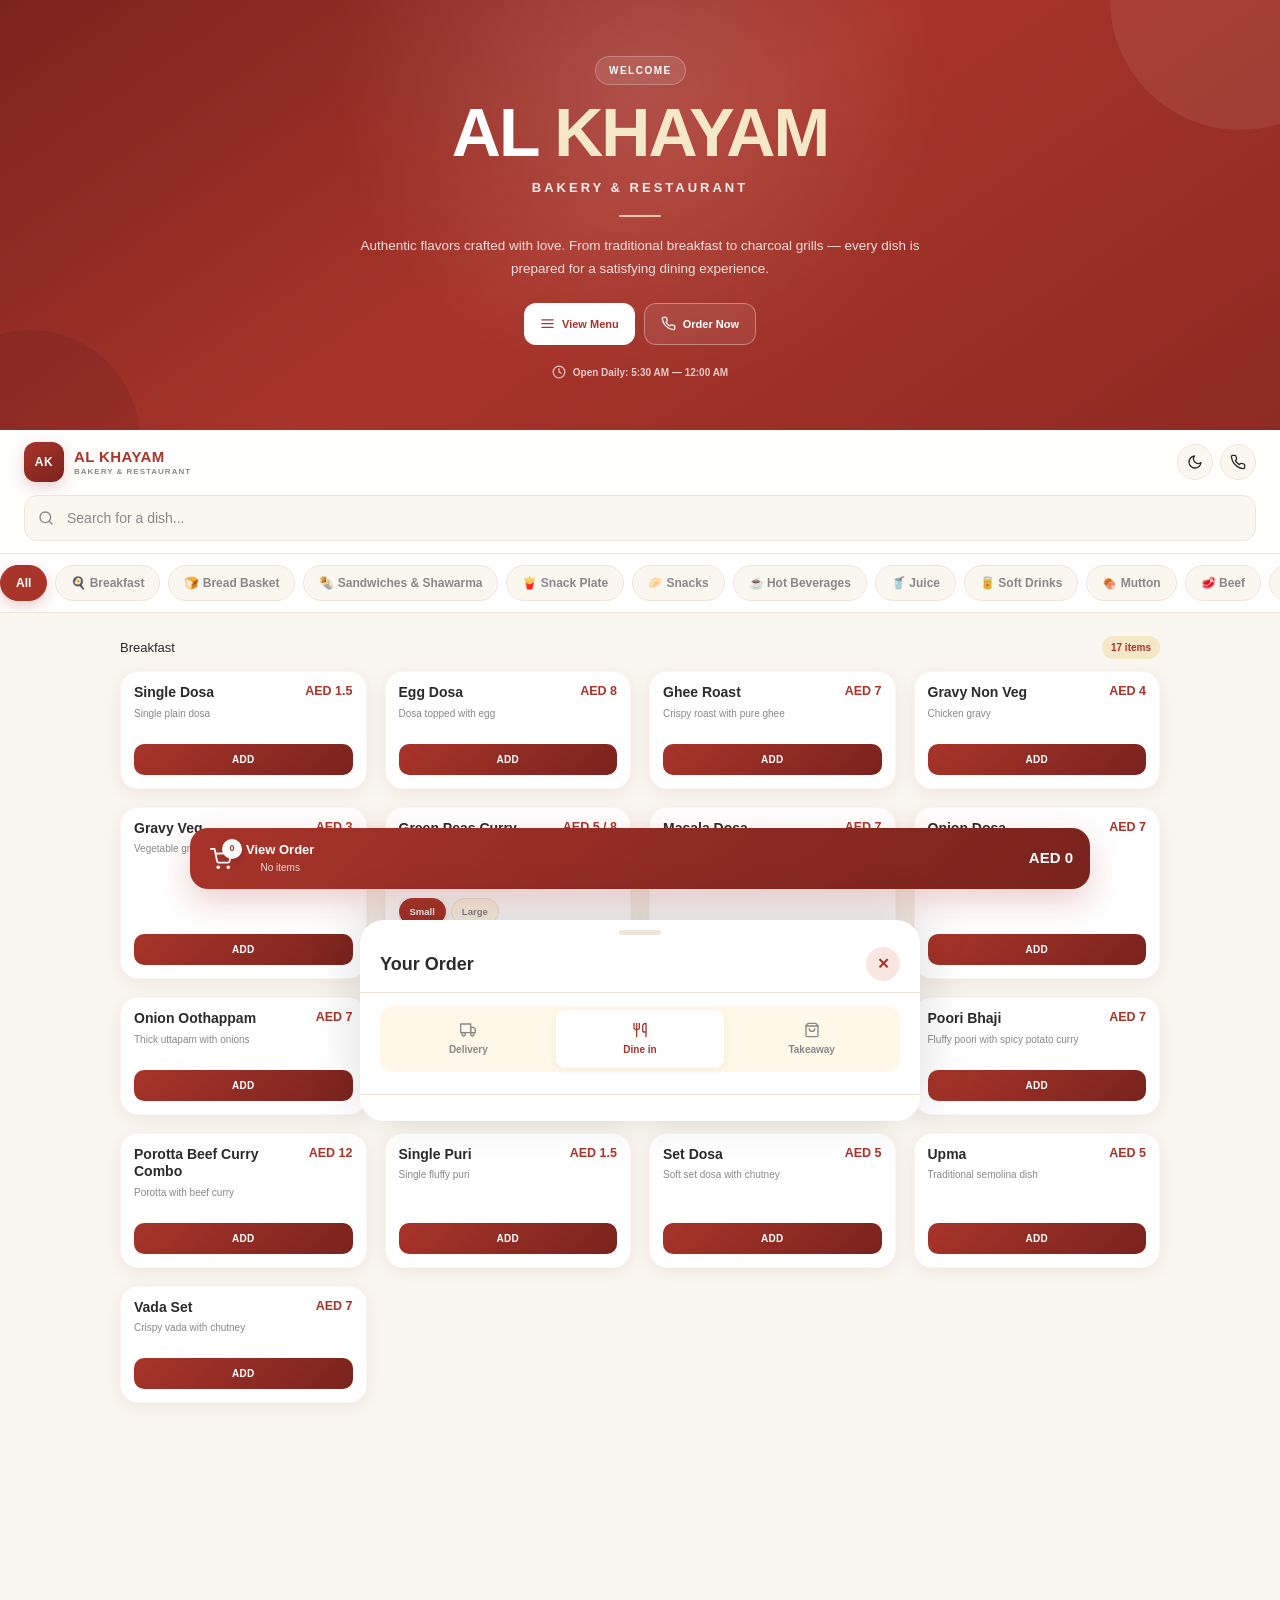
<file: AKB/index.html>
<!DOCTYPE html>
<html lang="en">
<head>
  <meta charset="UTF-8">

  <meta
    name="viewport"
    content="width=device-width, initial-scale=1.0, viewport-fit=cover, maximum-scale=1.0, user-scalable=no"
  >

  <meta name="theme-color" content="#a8342a">
  <meta
    name="description"
    content="Al Khayam Restaurant — Bakery & Restaurant. Digital menu with WhatsApp ordering."
  >

  <meta name="apple-mobile-web-app-capable" content="yes">
  <meta name="apple-mobile-web-app-status-bar-style" content="default">
  <meta name="apple-mobile-web-app-title" content="Al Khayam">

  <title>Al Khayam Restaurant — Digital Menu</title>

  <style>
    /* ============================================================
       AL KHAYAM RESTAURANT — DIGITAL MENU
       Premium mobile-first design
       ============================================================ */

    /* ============================================================
       01. DESIGN TOKENS
       ============================================================ */

    :root {
      --red: #a8342a;
      --red-dark: #79231d;
      --red-deep: #651c18;
      --red-soft: #f7e6e2;
      --red-glow: rgba(168, 52, 42, 0.24);

      --cream: #f5e8c8;
      --cream-light: #fff8e8;
      --cream-dark: #e8d5a8;

      --bg: #faf6f0;
      --card: #ffffff;
      --text: #2b2b2b;
      --text-light: #4a4a4a;
      --muted: #888888;
      --muted-light: #aaaaaa;

      --border: #eee5d9;
      --border-light: #f6f0e7;

      --success: #25d366;
      --success-dark: #1da851;

      --shadow-sm:
        0 2px 8px rgba(70, 35, 20, 0.05);

      --shadow:
        0 4px 18px rgba(70, 35, 20, 0.07);

      --shadow-md:
        0 8px 28px rgba(70, 35, 20, 0.11);

      --shadow-lg:
        0 14px 40px rgba(70, 35, 20, 0.15);

      --radius-xs: 6px;
      --radius-sm: 10px;
      --radius-md: 14px;
      --radius-lg: 18px;
      --radius-xl: 24px;
      --radius-pill: 999px;

      --ease:
        cubic-bezier(0.22, 1, 0.36, 1);

      --ease-fast:
        cubic-bezier(0.4, 0, 0.2, 1);

      --header-height: 0px;

      --fs-xs: 10px;
      --fs-sm: 11px;
      --fs-base: 13px;
      --fs-md: 14px;
      --fs-lg: 16px;
      --fs-xl: 18px;
      --fs-2xl: 22px;
      --fs-3xl: 28px;
    }

    /* ============================================================
       02. DARK MODE
       ============================================================ */

    body.dark-mode {
      --bg: #121212;
      --card: #1d1d1d;

      --text: #f4f4f4;
      --text-light: #d3d3d3;

      --muted: #999999;
      --muted-light: #727272;

      --border: #2e2e2e;
      --border-light: #252525;

      --cream: #3a3028;
      --cream-light: #28231f;
      --cream-dark: #51463a;

      --red-soft: #3a1f1b;

      --shadow-sm:
        0 2px 8px rgba(0, 0, 0, 0.22);

      --shadow:
        0 4px 18px rgba(0, 0, 0, 0.28);

      --shadow-md:
        0 8px 28px rgba(0, 0, 0, 0.38);

      --shadow-lg:
        0 14px 40px rgba(0, 0, 0, 0.5);
    }

    /* ============================================================
       03. RESET
       ============================================================ */

    *,
    *::before,
    *::after {
      box-sizing: border-box;
      margin: 0;
      padding: 0;
      font-family:
        Inter,
        -apple-system,
        BlinkMacSystemFont,
        "Segoe UI",
        Roboto,
        Helvetica,
        Arial,
        sans-serif;

      -webkit-tap-highlight-color: transparent;
    }

    html {
      scroll-behavior: smooth;
      -webkit-text-size-adjust: 100%;
      text-size-adjust: 100%;
    }

    body {
      min-height: 100vh;
      background: var(--bg);
      color: var(--text);

      padding-bottom:
        calc(92px + env(safe-area-inset-bottom));

      overflow-x: hidden;

      line-height: 1.5;
      font-size: var(--fs-base);

      -webkit-font-smoothing: antialiased;
      -moz-osx-font-smoothing: grayscale;

      transition:
        background 0.35s ease,
        color 0.35s ease;
    }

    button,
    input {
      font: inherit;
    }

    button {
      border: 0;
      outline: none;
      background: none;
      color: inherit;
      cursor: pointer;
    }

    input {
      outline: none;
      border: 0;
    }

    a {
      color: inherit;
      text-decoration: none;
    }

    img {
      display: block;
      max-width: 100%;
    }

    ::selection {
      background: var(--red);
      color: #ffffff;
    }

    :focus-visible {
      outline: 3px solid rgba(168, 52, 42, 0.3);
      outline-offset: 2px;
    }

    /* ============================================================
       04. SCROLLBAR
       ============================================================ */

    ::-webkit-scrollbar {
      width: 6px;
      height: 6px;
    }

    ::-webkit-scrollbar-track {
      background: transparent;
    }

    ::-webkit-scrollbar-thumb {
      background: var(--border);
      border-radius: 999px;
    }

    ::-webkit-scrollbar-thumb:hover {
      background: var(--muted-light);
    }

    /* ============================================================
       05. HERO
       ============================================================ */

    .hero {
      position: relative;
      overflow: hidden;

      min-height: 390px;

      display: flex;
      align-items: center;
      justify-content: center;

      padding:
        calc(48px + env(safe-area-inset-top))
        22px
        42px;

      background:
        radial-gradient(
          circle at 50% 20%,
          rgba(255, 255, 255, 0.15),
          transparent 42%
        ),
        linear-gradient(
          145deg,
          #7b241e 0%,
          #a8342a 48%,
          #8d2a22 100%
        );

      color: #ffffff;
      text-align: center;
    }

    .hero::before {
      content: "";
      position: absolute;

      width: 260px;
      height: 260px;

      top: -130px;
      right: -90px;

      border-radius: 50%;

      background: rgba(255, 255, 255, 0.07);
    }

    .hero::after {
      content: "";
      position: absolute;

      width: 220px;
      height: 220px;

      bottom: -120px;
      left: -80px;

      border-radius: 50%;

      background: rgba(0, 0, 0, 0.08);
    }

    .hero-content {
      position: relative;
      z-index: 2;

      width: min(100%, 650px);

      animation: heroEnter 0.7s var(--ease);
    }

    @keyframes heroEnter {
      from {
        opacity: 0;
        transform: translateY(18px);
      }

      to {
        opacity: 1;
        transform: translateY(0);
      }
    }

    .hero-badge {
      display: inline-flex;
      align-items: center;

      padding: 6px 13px;

      border: 1px solid rgba(255, 255, 255, 0.25);
      border-radius: var(--radius-pill);

      background: rgba(255, 255, 255, 0.1);

      backdrop-filter: blur(8px);
      -webkit-backdrop-filter: blur(8px);

      font-size: 10px;
      font-weight: 700;

      letter-spacing: 1.5px;
      text-transform: uppercase;

      margin-bottom: 15px;
    }

    .hero h1 {
      font-size: clamp(38px, 11vw, 68px);

      line-height: 0.95;

      font-weight: 900;
      letter-spacing: -2px;
    }

    .hero h1 span {
      color: var(--cream);
    }

    .hero-tagline {
      margin-top: 13px;

      font-size: 13px;
      font-weight: 700;

      letter-spacing: 3px;
      text-transform: uppercase;

      opacity: 0.9;
    }

    .hero-divider {
      width: 42px;
      height: 2px;

      margin: 18px auto;

      background: var(--cream);
      border-radius: 999px;

      opacity: 0.8;
    }

    .hero-intro {
      max-width: 560px;
      margin: 0 auto;

      font-size: 12px;
      line-height: 1.7;

      color: rgba(255, 255, 255, 0.84);
    }

    .hero-actions {
      display: flex;
      justify-content: center;

      gap: 9px;

      margin-top: 22px;
    }

    .hero-btn {
      min-height: 42px;

      padding: 0 16px;

      border-radius: 12px;

      display: inline-flex;
      align-items: center;
      justify-content: center;

      gap: 7px;

      font-size: 11px;
      font-weight: 800;

      transition:
        transform 0.2s ease,
        background 0.2s ease,
        border-color 0.2s ease;
    }

    .hero-btn svg {
      width: 15px;
      height: 15px;

      fill: none;
      stroke: currentColor;
      stroke-width: 2;
      stroke-linecap: round;
      stroke-linejoin: round;
    }

    .hero-btn:active {
      transform: scale(0.95);
    }

    .hero-btn-primary {
      background: #ffffff;
      color: var(--red);
    }

    .hero-btn-primary:hover {
      background: var(--cream-light);
    }

    .hero-btn-outline {
      border: 1px solid rgba(255, 255, 255, 0.35);
      background: rgba(255, 255, 255, 0.08);

      color: #ffffff;

      backdrop-filter: blur(8px);
      -webkit-backdrop-filter: blur(8px);
    }

    .hero-btn-outline:hover {
      background: rgba(255, 255, 255, 0.15);
    }

    .hero-hours {
      margin-top: 20px;

      display: flex;
      align-items: center;
      justify-content: center;

      gap: 7px;

      color: rgba(255, 255, 255, 0.75);

      font-size: 10px;
      font-weight: 600;
    }

    .hero-hours svg {
      width: 14px;
      height: 14px;

      fill: none;
      stroke: currentColor;
      stroke-width: 2;
      stroke-linecap: round;
      stroke-linejoin: round;
    }

    /* ============================================================
       06. HEADER
       ============================================================ */

    .header {
      position: sticky;
      top: 0;

      z-index: 100;

      background: color-mix(
        in srgb,
        var(--card) 92%,
        transparent
      );

      padding:
        calc(11px + env(safe-area-inset-top))
        16px
        0;

      border-bottom: 1px solid var(--border);

      backdrop-filter: saturate(180%) blur(14px);
      -webkit-backdrop-filter: saturate(180%) blur(14px);

      transition:
        background 0.35s ease,
        border-color 0.35s ease;
    }

    .header-top {
      min-height: 42px;

      display: flex;
      align-items: center;
      justify-content: space-between;

      gap: 12px;

      margin-bottom: 12px;
    }

    /* Brand */

    .brand {
      display: flex;
      align-items: center;

      gap: 10px;

      min-width: 0;

      user-select: none;
    }

    .brand-logo {
      width: 40px;
      height: 40px;

      flex-shrink: 0;

      display: flex;
      align-items: center;
      justify-content: center;

      border-radius: 12px;

      background:
        linear-gradient(
          145deg,
          var(--red),
          var(--red-dark)
        );

      color: #ffffff;

      font-size: 12px;
      font-weight: 900;

      letter-spacing: 0.5px;

      box-shadow:
        0 5px 15px var(--red-glow);

      transition:
        transform 0.25s var(--ease);
    }

    .brand:active .brand-logo {
      transform: scale(0.94);
    }

    .brand-text {
      min-width: 0;
    }

    .brand-text h1 {
      color: var(--red);

      font-size: 15px;
      line-height: 1;

      font-weight: 900;

      letter-spacing: 0.4px;
    }

    .brand-text span {
      display: block;

      margin-top: 4px;

      color: var(--muted);

      font-size: 8px;
      line-height: 1;

      font-weight: 700;

      letter-spacing: 1px;
    }

    /* Header actions */

    .header-actions {
      display: flex;
      align-items: center;
      gap: 7px;

      flex-shrink: 0;
    }

    .icon-btn {
      width: 36px;
      height: 36px;

      display: flex;
      align-items: center;
      justify-content: center;

      border:
        1px solid var(--border);

      border-radius: 50%;

      background: var(--bg);
      color: var(--text);

      transition:
        transform 0.2s ease,
        background 0.2s ease,
        border-color 0.2s ease;
    }

    .icon-btn:hover {
      background: var(--red-soft);
      border-color: var(--red-soft);
      color: var(--red);
    }

    .icon-btn:active {
      transform: scale(0.88);
    }

    .icon-btn svg {
      width: 16px;
      height: 16px;

      fill: none;
      stroke: currentColor;
      stroke-width: 2;

      stroke-linecap: round;
      stroke-linejoin: round;
    }

    #darkModeBtn svg {
      transition: transform 0.35s var(--ease);
    }

    body.dark-mode #darkModeBtn svg {
      transform: rotate(180deg);
    }

    /* ============================================================
       07. SEARCH
       ============================================================ */

    .search-wrap {
      position: relative;

      padding-bottom: 12px;
    }

    .search-input {
      width: 100%;
      height: 46px;

      padding:
        0
        92px
        0
        42px;

      border:
        1px solid var(--border);

      border-radius: 13px;

      background: var(--bg);
      color: var(--text);

      font-size: 14px;

      transition:
        background 0.25s ease,
        border-color 0.25s ease,
        box-shadow 0.25s ease;
    }

    .search-input::placeholder {
      color: var(--muted);
    }

    .search-input:focus {
      border-color: var(--red);

      background: var(--card);

      box-shadow:
        0 0 0 4px rgba(168, 52, 42, 0.07);
    }

    .search-icon {
      position: absolute;

      left: 14px;
      top: 23px;

      width: 16px;
      height: 16px;

      transform: translateY(-50%);

      pointer-events: none;

      fill: none;
      stroke: var(--muted);
      stroke-width: 2;

      stroke-linecap: round;
      stroke-linejoin: round;

      transition: stroke 0.2s ease;
    }

    .search-input:focus ~ .search-icon {
      stroke: var(--red);
    }

    .clear-search {
      position: absolute;

      right: 8px;
      top: 5px;

      width: 36px;
      height: 36px;

      display: none;
      align-items: center;
      justify-content: center;

      border-radius: 10px;

      color: var(--muted);

      font-size: 14px;

      transition:
        background 0.2s ease,
        color 0.2s ease;
    }

    .clear-search.show {
      display: flex;
    }

    .clear-search:hover {
      background: var(--red-soft);
      color: var(--red);
    }

    /* ============================================================
       08. CATEGORY NAVIGATION
       ============================================================ */

    .cat-wrap {
      position: sticky;

      top: var(--header-height);

      z-index: 90;

      background:
        color-mix(
          in srgb,
          var(--card) 95%,
          transparent
        );

      border-bottom:
        1px solid var(--border);

      backdrop-filter: blur(12px);
      -webkit-backdrop-filter: blur(12px);

      transition:
        background 0.35s ease,
        border-color 0.35s ease;
    }

    .cat-scroll {
      display: flex;

      gap: 8px;

      padding:
        11px 16px;

      overflow-x: auto;

      scrollbar-width: none;
      -ms-overflow-style: none;

      -webkit-overflow-scrolling: touch;

      scroll-snap-type: x proximity;
    }

    .cat-scroll::-webkit-scrollbar {
      display: none;
    }

    .cat-pill {
      flex-shrink: 0;

      min-height: 36px;

      padding:
        0
        15px;

      display: inline-flex;
      align-items: center;
      justify-content: center;

      border:
        1px solid var(--border);

      border-radius: var(--radius-pill);

      background: var(--bg);

      color: var(--muted);

      font-size: 12px;
      font-weight: 700;

      white-space: nowrap;

      scroll-snap-align: start;

      transition:
        background 0.25s ease,
        color 0.25s ease,
        border-color 0.25s ease,
        transform 0.2s ease;
    }

    .cat-pill:hover {
      color: var(--red);
      border-color: var(--red);
    }

    .cat-pill.active {
      background: var(--red);
      color: #ffffff;
      border-color: var(--red);

      box-shadow:
        0 5px 14px var(--red-glow);
    }

    .cat-pill:active {
      transform: scale(0.94);
    }

    /* ============================================================
       09. MENU
       ============================================================ */

    .menu-container {
      width: 100%;
      max-width: 1080px;

      margin: 0 auto;

      animation:
        menuEnter 0.45s var(--ease);
    }

    @keyframes menuEnter {
      from {
        opacity: 0;
        transform: translateY(8px);
      }

      to {
        opacity: 1;
        transform: translateY(0);
      }
    }

    .menu-section {
      content-visibility: auto;
      contain-intrinsic-size: 400px;
    }

    .section-title {
      display: flex;
      align-items: center;
      justify-content: space-between;

      gap: 12px;

      padding:
        23px 16px 12px;
    }

    .section-title-text {
      display: flex;
      align-items: center;

      gap: 8px;

      min-width: 0;
    }

    .section-title-dot {
      width: 7px;
      height: 7px;

      flex-shrink: 0;

      border-radius: 50%;

      background: var(--red);

      box-shadow:
        0 0 0 4px var(--red-soft);
    }

    .section-title h2 {
      font-size: 19px;
      line-height: 1.2;

      font-weight: 850;

      letter-spacing: -0.35px;
    }

    .section-count {
      flex-shrink: 0;

      padding: 4px 9px;

      border-radius: var(--radius-pill);

      background: var(--cream);

      color: var(--red);

      font-size: 10px;
      font-weight: 800;
    }

    body.dark-mode .section-count {
      background: var(--red-soft);
    }

    /* Product grid */

    .product-grid {
      display: grid;

      grid-template-columns:
        repeat(2, minmax(0, 1fr));

      gap: 11px;

      padding:
        0 16px 20px;
    }

    /* ============================================================
       10. PRODUCT CARD
       ============================================================ */

    .product-card {
      position: relative;

      display: flex;
      flex-direction: column;

      min-width: 0;

      overflow: hidden;

      background: var(--card);

      border:
        1px solid rgba(168, 52, 42, 0.045);

      border-radius: var(--radius-lg);

      box-shadow: var(--shadow);

      animation:
        cardAppear 0.45s var(--ease) backwards;

      transition:
        transform 0.25s var(--ease),
        box-shadow 0.25s var(--ease),
        border-color 0.25s ease;
    }

    @keyframes cardAppear {
      from {
        opacity: 0;
        transform: translateY(10px);
      }

      to {
        opacity: 1;
        transform: translateY(0);
      }
    }

    .product-card:hover {
      transform: translateY(-2px);
      box-shadow: var(--shadow-md);
    }

    .product-card:active {
      transform: scale(0.985);
    }

    body.dark-mode .product-card {
      border-color:
        rgba(255, 255, 255, 0.05);
    }

    /* Product image */

    .product-image {
      position: relative;

      width: 100%;

      aspect-ratio: 1 / 0.92;

      overflow: hidden;

      display: flex;
      align-items: center;
      justify-content: center;

      background:
        linear-gradient(
          135deg,
          #f5e8c8,
          #faf0d7
        );
    }

    body.dark-mode .product-image {
      background:
        linear-gradient(
          135deg,
          #2a2420,
          #3a3028
        );
    }

    .product-image img {
      width: 100%;
      height: 100%;

      object-fit: cover;

      transition:
        transform 0.45s var(--ease);
    }

    .product-card:hover
    .product-image img {
      transform: scale(1.045);
    }

    .product-image .placeholder {
      padding: 15px;

      color: #c5b291;

      font-size: 9px;
      font-weight: 800;

      letter-spacing: 1.4px;

      text-align: center;

      text-transform: uppercase;
    }

    /* Product body */

    .product-body {
      flex: 1;

      display: flex;
      flex-direction: column;

      padding:
        10px 11px 11px;
    }

    .product-header {
      display: flex;
      align-items: flex-start;
      justify-content: space-between;

      gap: 6px;

      margin-bottom: 5px;
    }

    .product-name {
      flex: 1;

      min-width: 0;

      color: var(--text);

      font-size: 13px;
      line-height: 1.25;

      font-weight: 800;

      word-break: break-word;
    }

    .product-price {
      flex-shrink: 0;

      color: var(--red);

      font-size: 12.5px;
      line-height: 1.25;

      font-weight: 900;

      text-align: right;
      white-space: nowrap;
    }

    .product-desc {
      flex: 1;

      min-height: 28px;

      margin-bottom: 9px;

      color: var(--muted);

      font-size: 10px;
      line-height: 1.4;

      display: -webkit-box;

      -webkit-line-clamp: 2;
      -webkit-box-orient: vertical;

      overflow: hidden;
    }

    /* Size selector */

    .size-label {
      margin-bottom: 5px;

      color: var(--text);

      font-size: 9.5px;
      font-weight: 800;

      letter-spacing: 0.2px;
    }

    .size-pills {
      display: flex;

      gap: 5px;

      margin-bottom: 9px;

      overflow-x: auto;

      scrollbar-width: none;
    }

    .size-pills::-webkit-scrollbar {
      display: none;
    }

    .size-pill {
      flex-shrink: 0;

      min-height: 27px;

      padding:
        0 10px;

      border:
        1px solid var(--border);

      border-radius: var(--radius-pill);

      background: var(--cream-light);

      color: var(--muted);

      font-size: 9.5px;
      font-weight: 800;

      transition:
        background 0.2s ease,
        color 0.2s ease,
        border-color 0.2s ease,
        transform 0.2s ease;
    }

    .size-pill:hover {
      color: var(--red);
      border-color: var(--red);
    }

    .size-pill.active {
      background: var(--red);
      color: #ffffff;
      border-color: var(--red);

      box-shadow:
        0 3px 8px var(--red-glow);
    }

    .size-pill:active {
      transform: scale(0.92);
    }

    .product-card.single-price
    .size-label,
    .product-card.single-price
    .size-pills {
      display: none;
    }

    /* Card actions */

    .card-actions {
      display: flex;
      align-items: center;

      gap: 6px;

      margin-top: auto;
    }

    .qty-mini {
      display: flex;
      align-items: center;

      gap: 1px;

      padding: 2px;

      border-radius: var(--radius-pill);

      background: var(--cream-light);
    }

    .qty-mini button {
      width: 27px;
      height: 27px;

      display: flex;
      align-items: center;
      justify-content: center;

      border-radius: 50%;

      color: var(--red);

      font-size: 14px;
      font-weight: 900;

      transition:
        background 0.2s ease,
        color 0.2s ease,
        transform 0.2s ease;
    }

    .qty-mini button:hover {
      background: var(--red);
      color: #ffffff;
    }

    .qty-mini button:active {
      transform: scale(0.88);
    }

    .qty-mini span {
      min-width: 17px;

      color: var(--red);

      font-size: 10px;
      font-weight: 900;

      text-align: center;
    }

    .add-btn {
      flex: 1;

      min-width: 0;
      height: 31px;

      border-radius: 10px;

      background:
        linear-gradient(
          135deg,
          var(--red),
          var(--red-dark)
        );

      color: #ffffff;

      font-size: 10px;
      font-weight: 900;

      letter-spacing: 0.3px;
      text-transform: uppercase;

      transition:
        transform 0.2s ease,
        box-shadow 0.2s ease,
        background 0.2s ease;
    }

    .add-btn:hover {
      box-shadow:
        0 5px 13px var(--red-glow);
    }

    .add-btn:active {
      transform: scale(0.95);
    }

    .add-btn:disabled {
      background: var(--border);
      color: var(--muted);
      cursor: not-allowed;

      box-shadow: none;
    }

    /* Market price */

    .market-price {
      color: var(--red);
      font-weight: 900;
    }

    /* ============================================================
       11. EMPTY STATE
       ============================================================ */

    .empty-state {
      padding:
        70px 22px;

      text-align: center;

      color: var(--muted);
    }

    .empty-state-icon {
      margin-bottom: 13px;

      font-size: 38px;

      opacity: 0.4;
    }

    .empty-state-text {
      margin-bottom: 5px;

      font-size: 14px;
      font-weight: 800;
    }

    .empty-state-subtext {
      font-size: 11px;
      color: var(--muted-light);
    }

    /* ============================================================
       12. CART BAR
       ============================================================ */

    .cart-bar {
      position: fixed;

      left: 50%;

      bottom:
        calc(11px + env(safe-area-inset-bottom));

      width:
        min(
          900px,
          calc(100% - 24px)
        );

      min-height: 61px;

      transform: translateX(-50%);

      z-index: 200;

      display: flex;
      align-items: center;
      justify-content: space-between;

      padding:
        0 17px;

      border-radius: var(--radius-lg);

      background:
        linear-gradient(
          135deg,
          var(--red),
          var(--red-dark)
        );

      color: #ffffff;

      box-shadow:
        0 12px 32px var(--red-glow);

      cursor: pointer;

      transition:
        transform 0.25s var(--ease),
        box-shadow 0.25s ease;
    }

    .cart-bar:active {
      transform:
        translateX(-50%)
        scale(0.985);
    }

    .cart-bar-left {
      display: flex;
      align-items: center;

      gap: 11px;

      min-width: 0;
    }

    .cart-icon-badge {
      position: relative;

      width: 28px;
      height: 28px;

      flex-shrink: 0;

      display: flex;
      align-items: center;
      justify-content: center;
    }

    .cart-icon-badge svg {
      width: 22px;
      height: 22px;

      fill: none;
      stroke: #ffffff;
      stroke-width: 2;

      stroke-linecap: round;
      stroke-linejoin: round;
    }

    .cart-count {
      position: absolute;

      top: -6px;
      right: -7px;

      min-width: 20px;
      height: 20px;

      display: flex;
      align-items: center;
      justify-content: center;

      padding: 0 5px;

      border-radius: 999px;

      background: #ffffff;
      color: var(--red);

      font-size: 9px;
      font-weight: 900;

      box-shadow:
        0 3px 8px rgba(0, 0, 0, 0.16);
    }

    .cart-count.bump {
      animation:
        countBump 0.4s var(--ease);
    }

    @keyframes countBump {
      0% {
        transform: scale(1);
      }

      50% {
        transform: scale(1.3);
      }

      100% {
        transform: scale(1);
      }
    }

    .cart-text {
      min-width: 0;
    }

    .cart-text strong {
      display: block;

      font-size: 13px;
      line-height: 1.2;

      font-weight: 900;
    }

    .cart-text span {
      display: block;

      margin-top: 2px;

      font-size: 10px;

      opacity: 0.82;

      white-space: nowrap;
    }

    .cart-total {
      flex-shrink: 0;

      margin-left: 12px;

      font-size: 15px;
      font-weight: 900;

      white-space: nowrap;
    }

    /* ============================================================
       13. OVERLAY
       ============================================================ */

    .overlay {
      position: fixed;
      inset: 0;

      z-index: 300;

      background:
        rgba(0, 0, 0, 0.5);

      backdrop-filter: blur(3px);
      -webkit-backdrop-filter: blur(3px);

      opacity: 0;
      visibility: hidden;

      transition:
        opacity 0.3s ease,
        visibility 0.3s ease;
    }

    .overlay.show {
      opacity: 1;
      visibility: visible;
    }

    /* ============================================================
       14. CART DRAWER
       ============================================================ */

    .cart-drawer {
      position: fixed;

      left: 0;
      right: 0;
      bottom: 0;

      z-index: 400;

      max-height: 90vh;

      display: flex;
      flex-direction: column;

      overflow: hidden;

      background: var(--card);

      color: var(--text);

      border-radius:
        var(--radius-xl)
        var(--radius-xl)
        0
        0;

      transform: translateY(100%);

      transition:
        transform 0.4s var(--ease);

      box-shadow:
        0 -10px 50px rgba(0, 0, 0, 0.15);
    }

    .cart-drawer.show {
      transform: translateY(0);
    }

    .drawer-handle {
      width: 42px;
      height: 5px;

      flex-shrink: 0;

      margin:
        10px auto 4px;

      border-radius: 999px;

      background: var(--border);
    }

    .drawer-header {
      min-height: 54px;

      display: flex;
      align-items: center;
      justify-content: space-between;

      padding:
        7px 20px 10px;

      border-bottom:
        1px solid var(--border);
    }

    .drawer-header h2 {
      font-size: 18px;
      font-weight: 900;
    }

    .close-btn {
      width: 34px;
      height: 34px;

      display: flex;
      align-items: center;
      justify-content: center;

      border-radius: 50%;

      background: var(--red-soft);
      color: var(--red);

      font-size: 15px;
      font-weight: 800;

      transition:
        background 0.2s ease,
        color 0.2s ease,
        transform 0.2s ease;
    }

    .close-btn:hover {
      background: var(--red);
      color: #ffffff;
    }

    .close-btn:active {
      transform: rotate(90deg) scale(0.9);
    }

    /* ============================================================
       15. ORDER TYPE
       ============================================================ */

    .order-tabs {
      display: flex;

      gap: 3px;

      margin:
        13px 20px 0;

      padding: 4px;

      border-radius: 13px;

      background: var(--cream-light);
    }

    .order-tab {
      flex: 1;

      min-height: 58px;

      display: flex;
      flex-direction: column;
      align-items: center;
      justify-content: center;

      gap: 4px;

      border-radius: 9px;

      color: var(--muted);

      font-size: 10px;
      font-weight: 800;

      transition:
        background 0.2s ease,
        color 0.2s ease,
        transform 0.2s ease;
    }

    .order-tab svg {
      width: 16px;
      height: 16px;

      fill: none;
      stroke: currentColor;
      stroke-width: 2;

      stroke-linecap: round;
      stroke-linejoin: round;
    }

    .order-tab.active {
      background: var(--card);
      color: var(--red);

      box-shadow:
        0 2px 8px rgba(0, 0, 0, 0.06);
    }

    .order-tab:active {
      transform: scale(0.97);
    }

    /* ============================================================
       16. DRAWER ITEMS
       ============================================================ */

    .drawer-items {
      flex: 1;

      overflow-y: auto;

      padding:
        10px 20px 12px;

      -webkit-overflow-scrolling: touch;
    }

    .drawer-item {
      display: flex;
      align-items: center;

      gap: 11px;

      padding:
        11px 0;

      border-bottom:
        1px solid var(--border);

      animation:
        drawerItemIn 0.25s var(--ease) backwards;
    }

    .drawer-item:last-child {
      border-bottom: 0;
    }

    @keyframes drawerItemIn {
      from {
        opacity: 0;
        transform: translateX(-8px);
      }

      to {
        opacity: 1;
        transform: translateX(0);
      }
    }

    .drawer-item-img {
      width: 52px;
      height: 52px;

      flex-shrink: 0;

      overflow: hidden;

      display: flex;
      align-items: center;
      justify-content: center;

      border-radius: 12px;

      background: var(--cream-light);
    }

    .drawer-item-img img {
      width: 100%;
      height: 100%;

      object-fit: cover;
    }

    .drawer-item-img .placeholder {
      color: #c3b28e;

      font-size: 8px;
      font-weight: 800;

      letter-spacing: 0.5px;
    }

    .drawer-item-info {
      flex: 1;
      min-width: 0;
    }

    .drawer-item-name {
      margin-bottom: 3px;

      font-size: 12.5px;
      line-height: 1.3;

      font-weight: 800;

      word-break: break-word;
    }

    .drawer-item-price {
      color: var(--red);

      font-size: 10.5px;
      font-weight: 800;
    }

    .drawer-qty {
      display: flex;
      align-items: center;

      gap: 7px;

      flex-shrink: 0;
    }

    .drawer-qty button {
      width: 28px;
      height: 28px;

      display: flex;
      align-items: center;
      justify-content: center;

      border-radius: 50%;

      background: var(--red-soft);
      color: var(--red);

      font-size: 15px;
      font-weight: 900;

      transition:
        background 0.2s ease,
        color 0.2s ease,
        transform 0.2s ease;
    }

    .drawer-qty button:hover {
      background: var(--red);
      color: #ffffff;
    }

    .drawer-qty button:active {
      transform: scale(0.9);
    }

    .drawer-qty span {
      min-width: 16px;

      color: var(--red);

      font-size: 12px;
      font-weight: 900;

      text-align: center;
    }

    /* ============================================================
       17. DRAWER FOOTER
       ============================================================ */

    .drawer-footer {
      flex-shrink: 0;

      padding:
        12px 20px
        calc(14px + env(safe-area-inset-bottom));

      border-top:
        1px solid var(--border);

      background: var(--card);
    }

    .summary-row {
      display: flex;
      align-items: center;
      justify-content: space-between;

      padding: 4px 0;

      color: var(--muted);

      font-size: 11px;
    }

    .summary-row.total {
      margin-top: 6px;
      padding-top: 10px;

      border-top:
        1px dashed var(--border);

      color: var(--text);

      font-size: 17px;
      font-weight: 900;
    }

    .summary-row.total span:last-child {
      color: var(--red);
    }

    .order-btn {
      width: 100%;
      min-height: 50px;

      margin-top: 11px;

      display: flex;
      align-items: center;
      justify-content: center;

      gap: 8px;

      border-radius: 14px;

      background:
        linear-gradient(
          135deg,
          var(--success),
          #20bd5b
        );

      color: #ffffff;

      font-size: 13px;
      font-weight: 900;

      box-shadow:
        0 7px 18px rgba(37, 211, 102, 0.27);

      transition:
        transform 0.2s ease,
        box-shadow 0.2s ease,
        background 0.2s ease;
    }

    .order-btn:hover {
      background:
        linear-gradient(
          135deg,
          #27d96c,
          var(--success-dark)
        );

      box-shadow:
        0 9px 22px rgba(37, 211, 102, 0.35);
    }

    .order-btn:active {
      transform: scale(0.97);
    }

    .order-btn svg {
      width: 18px;
      height: 18px;

      fill: currentColor;
      stroke: none;
    }

    /* ============================================================
       18. TOAST
       ============================================================ */

    .toast-container {
      position: fixed;

      left: 50%;

      bottom:
        calc(
          84px +
          env(safe-area-inset-bottom)
        );

      z-index: 2000;

      display: flex;
      flex-direction: column;
      align-items: center;

      gap: 8px;

      transform: translateX(-50%);

      pointer-events: none;
    }

    .toast {
      max-width:
        calc(100vw - 32px);

      padding:
        10px 17px;

      border-radius: 999px;

      background: #292929;
      color: #ffffff;

      font-size: 11.5px;
      font-weight: 700;

      white-space: nowrap;

      box-shadow:
        0 8px 25px rgba(0, 0, 0, 0.25);

      animation:
        toastIn 0.35s var(--ease);
    }

    .toast.out {
      animation:
        toastOut 0.3s var(--ease) forwards;
    }

    @keyframes toastIn {
      from {
        opacity: 0;
        transform:
          translateY(15px)
          scale(0.94);
      }

      to {
        opacity: 1;
        transform:
          translateY(0)
          scale(1);
      }
    }

    @keyframes toastOut {
      from {
        opacity: 1;
        transform:
          translateY(0)
          scale(1);
      }

      to {
        opacity: 0;
        transform:
          translateY(12px)
          scale(0.94);
      }
    }

    /* ============================================================
       19. BACK TO TOP
       ============================================================ */

    .back-to-top {
      position: fixed;

      right: 15px;

      bottom:
        calc(
          84px +
          env(safe-area-inset-bottom)
        );

      z-index: 180;

      width: 40px;
      height: 40px;

      display: flex;
      align-items: center;
      justify-content: center;

      border:
        1px solid var(--border);

      border-radius: 50%;

      background: var(--card);
      color: var(--red);

      box-shadow: var(--shadow-md);

      opacity: 0;
      visibility: hidden;

      transform: translateY(8px);

      transition:
        opacity 0.25s ease,
        visibility 0.25s ease,
        transform 0.25s ease,
        background 0.25s ease;
    }

    .back-to-top.show {
      opacity: 1;
      visibility: visible;

      transform: translateY(0);
    }

    .back-to-top:hover {
      background: var(--red);
      color: #ffffff;
    }

    .back-to-top svg {
      width: 18px;
      height: 18px;

      fill: none;
      stroke: currentColor;
      stroke-width: 2;

      stroke-linecap: round;
      stroke-linejoin: round;
    }

    /* ============================================================
       20. LOADING / SKELETON
       ============================================================ */

    .skeleton {
      background:
        linear-gradient(
          90deg,
          var(--border) 25%,
          var(--border-light) 50%,
          var(--border) 75%
        );

      background-size: 200% 100%;

      animation:
        skeleton 1.5s ease-in-out infinite;

      border-radius: var(--radius-md);
    }

    @keyframes skeleton {
      0% {
        background-position: 200% 0;
      }

      100% {
        background-position: -200% 0;
      }
    }

    /* ============================================================
       21. DESKTOP / TABLET
       ============================================================ */

    @media (min-width: 600px) {
      .hero {
        min-height: 430px;
      }

      .hero-intro {
        font-size: 13px;
      }

      .product-grid {
        grid-template-columns:
          repeat(3, minmax(0, 1fr));

        gap: 14px;
      }

      .section-title {
        padding-left: 20px;
        padding-right: 20px;
      }

      .product-grid {
        padding-left: 20px;
        padding-right: 20px;
      }

      .product-name {
        font-size: 13.5px;
      }
    }

    @media (min-width: 900px) {
      .header {
        padding-left: 24px;
        padding-right: 24px;
      }

      .cat-scroll {
        padding-left: 24px;
        padding-right: 24px;
      }

      .product-grid {
        grid-template-columns:
          repeat(4, minmax(0, 1fr));

        gap: 16px;
      }

      .menu-container {
        max-width: 1080px;
      }

      .cart-drawer {
        left: 50%;
        right: auto;
        bottom: 20px;

        width: min(560px, calc(100% - 40px));

        max-height: 88vh;

        border-radius: var(--radius-xl);

        transform:
          translate(-50%, calc(100% + 40px));
      }

      .cart-drawer.show {
        transform:
          translate(-50%, 0);
      }

      .drawer-footer {
        border-radius:
          0 0
          var(--radius-xl)
          var(--radius-xl);
      }
    }

    @media (min-width: 1200px) {
      .hero-intro {
        font-size: 13.5px;
      }

      .product-grid {
        gap: 18px;
      }

      .product-body {
        padding:
          12px 13px 13px;
      }

      .product-name {
        font-size: 14px;
      }
    }

    /* ============================================================
       22. SMALL MOBILE DEVICES
       ============================================================ */

    @media (max-width: 360px) {
      .header {
        padding-left: 12px;
        padding-right: 12px;
      }

      .brand-text h1 {
        font-size: 14px;
      }

      .brand-logo {
        width: 37px;
        height: 37px;
      }

      .icon-btn {
        width: 34px;
        height: 34px;
      }

      .product-grid {
        gap: 8px;
        padding-left: 11px;
        padding-right: 11px;
      }

      .section-title {
        padding-left: 11px;
        padding-right: 11px;
      }

      .product-body {
        padding:
          9px 9px 10px;
      }

      .product-name {
        font-size: 12px;
      }

      .product-price {
        font-size: 11px;
      }

      .cart-bar {
        width:
          calc(100% - 18px);

        padding:
          0 14px;
      }
    }

    /* ============================================================
       23. REDUCED MOTION
       ============================================================ */

    @media (prefers-reduced-motion: reduce) {
      html {
        scroll-behavior: auto;
      }

      *,
      *::before,
      *::after {
        animation-duration: 0.01ms !important;
        animation-iteration-count: 1 !important;
        transition-duration: 0.01ms !important;
      }
    }
  </style>
</head>

<body>

  <!-- ==========================================================
       HERO
       ========================================================== -->

  <section class="hero" aria-labelledby="heroTitle">

    <div class="hero-content">

      <div class="hero-badge">
        Welcome
      </div>

      <h1 id="heroTitle">
        AL <span>KHAYAM</span>
      </h1>

      <div class="hero-tagline">
        Bakery &amp; Restaurant
      </div>

      <div class="hero-divider"></div>

      <p class="hero-intro">
        Authentic flavors crafted with love.
        From traditional breakfast to charcoal grills —
        every dish is prepared for a satisfying dining experience.
      </p>

      <div class="hero-actions">

        <button
          class="hero-btn hero-btn-primary"
          type="button"
          onclick="document.getElementById('catScroll').scrollIntoView({ behavior: 'smooth' })"
        >
          <svg viewBox="0 0 24 24" aria-hidden="true">
            <path d="M3 6h18M3 12h18M3 18h18"></path>
          </svg>

          View Menu
        </button>

        <a
          href="https://wa.me/971565043688"
          target="_blank"
          rel="noopener noreferrer"
          class="hero-btn hero-btn-outline"
        >
          <svg viewBox="0 0 24 24" aria-hidden="true">
            <path
              d="M22 16.92v3a2 2 0 0 1-2.18 2
              19.79 19.79 0 0 1-8.63-3.07
              19.5 19.5 0 0 1-6-6
              19.79 19.79 0 0 1-3.07-8.67
              A2 2 0 0 1 4.11 2h3
              a2 2 0 0 1 2 1.72
              12.84 12.84 0 0 0 .7 2.81
              2 2 0 0 1-.45 2.11L8.09 9.91
              a16 16 0 0 0 6 6l1.27-1.27
              a2 2 0 0 1 2.11-.45
              12.84 12.84 0 0 0 2.81.7
              A2 2 0 0 1 22 16.92z"
            ></path>
          </svg>

          Order Now
        </a>

      </div>

      <div class="hero-hours">

        <svg viewBox="0 0 24 24" aria-hidden="true">
          <circle cx="12" cy="12" r="10"></circle>
          <polyline points="12 6 12 12 16 14"></polyline>
        </svg>

        Open Daily: 5:30 AM — 12:00 AM

      </div>

    </div>

  </section>


  <!-- ==========================================================
       HEADER
       ========================================================== -->

  <header class="header" id="siteHeader">

    <div class="header-top">

      <div class="brand">

        <div class="brand-logo">
          AK
        </div>

        <div class="brand-text">
          <h1>AL KHAYAM</h1>
          <span>BAKERY &amp; RESTAURANT</span>
        </div>

      </div>


      <div class="header-actions">

        <button
          class="icon-btn"
          id="darkModeBtn"
          type="button"
          title="Toggle theme"
          aria-label="Toggle dark mode"
          aria-pressed="false"
        >
          <svg viewBox="0 0 24 24" aria-hidden="true">
            <path
              d="M21 12.79A9 9 0 1 1 11.21 3
              7 7 0 0 0 21 12.79z"
            ></path>
          </svg>
        </button>


        <a
          href="tel:+971565043688"
          class="icon-btn"
          title="Call restaurant"
          aria-label="Call restaurant"
        >
          <svg viewBox="0 0 24 24" aria-hidden="true">
            <path
              d="M22 16.92v3a2 2 0 0 1-2.18 2
              19.79 19.79 0 0 1-8.63-3.07
              19.5 19.5 0 0 1-6-6
              19.79 19.79 0 0 1-3.07-8.67
              A2 2 0 0 1 4.11 2h3
              a2 2 0 0 1 2 1.72
              12.84 12.84 0 0 0 .7 2.81
              2 2 0 0 1-.45 2.11L8.09 9.91
              a16 16 0 0 0 6 6l1.27-1.27
              a2 2 0 0 1 2.11-.45
              12.84 12.84 0 0 0 2.81.7
              A2 2 0 0 1 22 16.92z"
            ></path>
          </svg>
        </a>

      </div>

    </div>


    <!-- Search -->

    <div class="search-wrap">

      <svg
        class="search-icon"
        viewBox="0 0 24 24"
        aria-hidden="true"
      >
        <circle cx="11" cy="11" r="8"></circle>
        <line
          x1="21"
          y1="21"
          x2="16.65"
          y2="16.65"
        ></line>
      </svg>


      <input
        type="search"
        class="search-input"
        id="searchInput"
        placeholder="Search for a dish..."
        aria-label="Search menu"
        autocomplete="off"
        enterkeyhint="search"
      >


      <button
        class="clear-search"
        id="clearSearch"
        type="button"
        onclick="clearSearch()"
        aria-label="Clear search"
        title="Clear search"
      >
        &#10005;
      </button>

    </div>

  </header>


  <!-- ==========================================================
       CATEGORIES
       ========================================================== -->

  <nav
    class="cat-wrap"
    aria-label="Menu categories"
  >
    <div
      class="cat-scroll"
      id="catScroll"
      role="tablist"
      aria-label="Menu categories"
    ></div>
  </nav>


  <!-- ==========================================================
       MENU
       ========================================================== -->

  <main
    class="menu-container"
    id="menuContainer"
    aria-live="polite"
  ></main>


  <!-- ==========================================================
       CART BAR
       ========================================================== -->

  <button
    class="cart-bar"
    id="cartBar"
    type="button"
    onclick="openCart()"
    aria-label="Open your order"
  >

    <div class="cart-bar-left">

      <div class="cart-icon-badge">

        <svg
          viewBox="0 0 24 24"
          aria-hidden="true"
        >
          <circle cx="9" cy="21" r="1"></circle>
          <circle cx="20" cy="21" r="1"></circle>

          <path
            d="M1 1h4l2.68 13.39
            a2 2 0 0 0 2 1.61h9.72
            a2 2 0 0 0 2-1.61L23 6H6"
          ></path>
        </svg>

        <span
          class="cart-count"
          id="cartCount"
        >
          0
        </span>

      </div>


      <div class="cart-text">

        <strong>
          View Order
        </strong>

        <span id="cartItemsText">
          0 items
        </span>

      </div>

    </div>


    <div
      class="cart-total"
      id="cartTotal"
    >
      AED 0
    </div>

  </button>


  <!-- ==========================================================
       OVERLAY
       ========================================================== -->

  <div
    class="overlay"
    id="overlay"
    onclick="closeCart()"
    aria-hidden="true"
  ></div>


  <!-- ==========================================================
       CART DRAWER
       ========================================================== -->

  <aside
    class="cart-drawer"
    id="cartDrawer"
    aria-label="Your order"
    aria-hidden="true"
  >

    <div class="drawer-handle"></div>


    <div class="drawer-header">

      <h2>
        Your Order
      </h2>

      <button
        class="close-btn"
        type="button"
        onclick="closeCart()"
        aria-label="Close cart"
      >
        &#10005;
      </button>

    </div>


    <!-- Order type -->

    <div
      class="order-tabs"
      id="orderTabs"
      role="tablist"
      aria-label="Order type"
    >

      <button
        class="order-tab"
        type="button"
        data-type="delivery"
        role="tab"
        aria-selected="false"
      >

        <svg viewBox="0 0 24 24" aria-hidden="true">
          <rect
            x="1"
            y="3"
            width="15"
            height="13"
          ></rect>

          <polygon
            points="16 8 20 8 23 11 23 16 16 16 16 8"
          ></polygon>

          <circle
            cx="5.5"
            cy="18.5"
            r="2.5"
          ></circle>

          <circle
            cx="18.5"
            cy="18.5"
            r="2.5"
          ></circle>
        </svg>

        Delivery

      </button>


      <button
        class="order-tab active"
        type="button"
        data-type="dinein"
        role="tab"
        aria-selected="true"
      >

        <svg viewBox="0 0 24 24" aria-hidden="true">
          <path
            d="M3 2v7c0 1.1.9 2 2 2h4
            a2 2 0 0 0 2-2V2"
          ></path>

          <path d="M7 2v20"></path>

          <path
            d="M21 15V2
            a5 5 0 0 0-5 5v6
            c0 1.1.9 2 2 2h3zm0 0v7"
          ></path>
        </svg>

        Dine in

      </button>


      <button
        class="order-tab"
        type="button"
        data-type="takeaway"
        role="tab"
        aria-selected="false"
      >

        <svg viewBox="0 0 24 24" aria-hidden="true">
          <path
            d="M6 2L3 6v14
            a2 2 0 0 0 2 2h14
            a2 2 0 0 0 2-2V6l-3-4z"
          ></path>

          <line
            x1="3"
            y1="6"
            x2="21"
            y2="6"
          ></line>

          <path
            d="M16 10a4 4 0 0 1-8 0"
          ></path>
        </svg>

        Takeaway

      </button>

    </div>


    <!-- Cart items -->

    <div
      class="drawer-items"
      id="drawerItems"
    ></div>


    <!-- Footer -->

    <div
      class="drawer-footer"
      id="drawerFooter"
    ></div>

  </aside>


  <!-- ==========================================================
       TOAST
       ========================================================== -->

  <div
    class="toast-container"
    id="toastContainer"
    aria-live="polite"
    aria-atomic="true"
  ></div>


  <!-- ==========================================================
       BACK TO TOP
       ========================================================== -->

  <button
    id="backToTop"
    class="back-to-top"
    type="button"
    onclick="scrollToTop()"
    aria-label="Back to top"
    title="Back to top"
  >

    <svg
      viewBox="0 0 24 24"
      aria-hidden="true"
    >
      <polyline
        points="18 15 12 9 6 15"
      ></polyline>
    </svg>

  </button>


  <!-- ==========================================================
       DATA + APPLICATION
       ========================================================== -->

  <script src="Assets/data/menu.js"></script>
  <script src="Assets/js/script.js"></script>

</body>
</html>
</file>
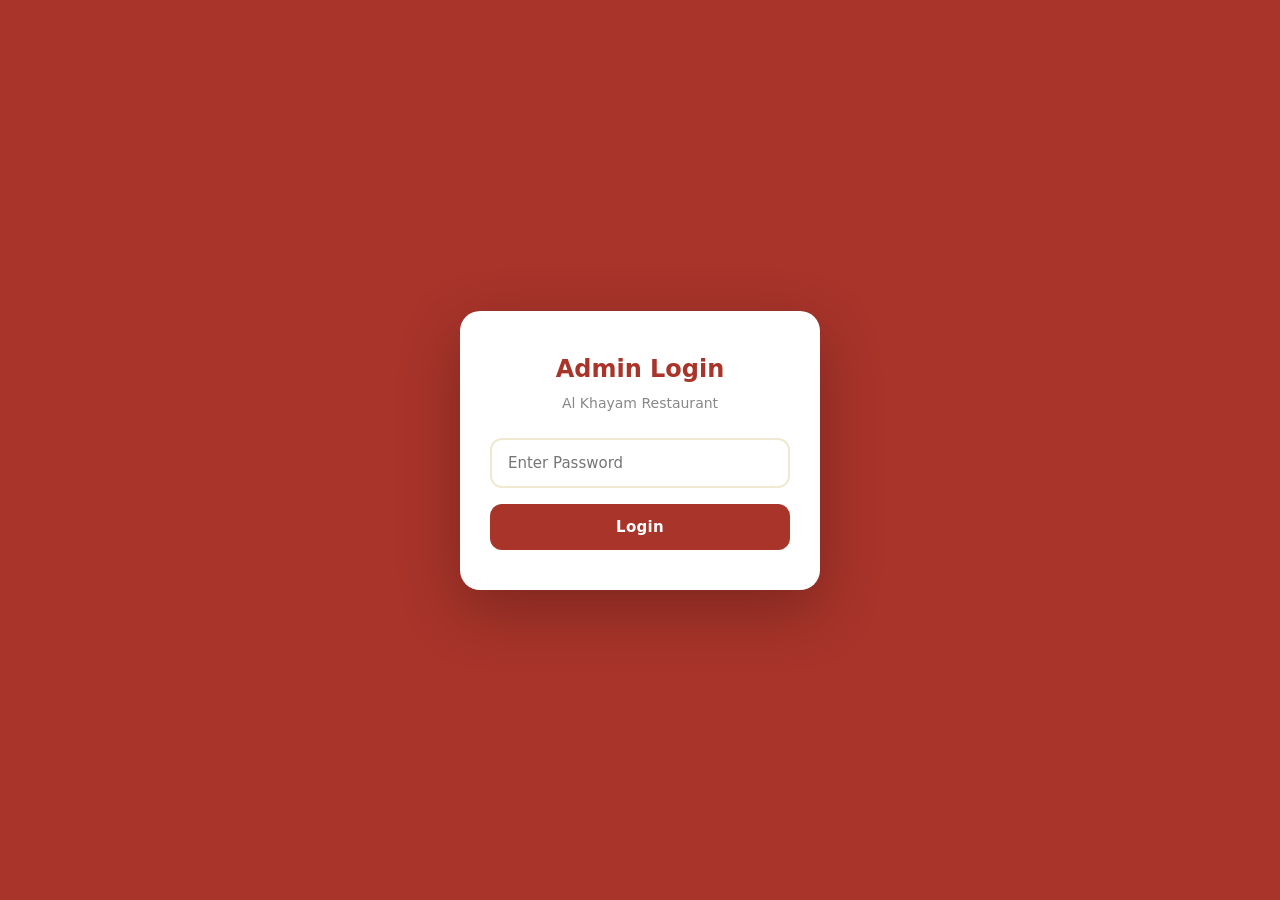
<file: AKB/admin.html>
<!DOCTYPE html>
<html lang="en">
<head>
<meta charset="UTF-8">
<meta name="viewport" content="width=device-width, initial-scale=1.0">
<title>Admin Panel — Al Khayam Restaurant</title>
<link rel="stylesheet" href="Assets/css/admin.css">
</head>
<body>

<!-- LOGIN SCREEN -->
<div id="loginScreen" class="login-container">
  <div class="login-box">
    <h2>Admin Login</h2>
    <p>Al Khayam Restaurant</p>
    <input type="password" id="passwordInput" placeholder="Enter Password"
           onkeypress="if(event.key==='Enter') login()">
    <button onclick="login()">Login</button>
  </div>
</div>

<!-- DASHBOARD -->
<div id="dashboard" class="dashboard hidden">
  <header class="dashboard-header">
    <h1>ADMIN PANEL</h1>
    <button onclick="logout()" class="logout-btn">Logout</button>
  </header>

  <div class="container">

    <!-- STATS -->
    <div class="stats-row">
      <div class="stat-box">
        <span id="totalItems">0</span>
        <label>Total Items</label>
      </div>
      <div class="stat-box">
        <span id="totalCategories">0</span>
        <label>Categories</label>
      </div>
    </div>

    <!-- ADD NEW ITEM -->
    <div class="card">
      <h3>Add New Item</h3>

      <div class="form-group">
        <label>Item Name</label>
        <input type="text" id="itemName" placeholder="e.g., Chicken Biryani">
      </div>

      <div class="form-group">
        <label>Category</label>
        <select id="itemCategory">
          <option value="breakfast">Breakfast</option>
          <option value="bread">Bread Basket</option>
          <option value="sandwich">Sandwiches & Shawarma</option>
          <option value="snack_plate">Snack Plate</option>
          <option value="snacks">Snacks</option>
          <option value="hot">Hot Beverages</option>
          <option value="juice">Juice</option>
          <option value="soft">Soft Drinks</option>
          <option value="mutton">Mutton</option>
          <option value="beef">Beef</option>
          <option value="chicken">Chicken</option>
          <option value="egg">Egg</option>
          <option value="veg">Veg Dishes</option>
          <option value="fish">Fish</option>
          <option value="fried_rice">Fried Rice</option>
          <option value="noodles">Noodles</option>
          <option value="biryani">Biryani & Rices</option>
          <option value="charcoal">Charcoal</option>
          <option value="burger">Burger</option>
        </select>
      </div>

      <div class="form-group">
        <label>Price (Single)</label>
        <input type="number" id="itemPrice" placeholder="e.g., 7" step="0.01">
      </div>

      <div class="form-group">
        <label class="checkbox-label">
          <input type="checkbox" id="hasDoublePrice" onchange="togglePriceInputs()">
          This item has Small & Large sizes
        </label>
      </div>

      <div id="doublePriceInputs" style="display:none;">
        <div class="form-group">
          <label>Small Price</label>
          <input type="number" id="itemPriceSmall" placeholder="e.g., 6" step="0.01">
        </div>
        <div class="form-group">
          <label>Large Price</label>
          <input type="number" id="itemPriceLarge" placeholder="e.g., 10" step="0.01">
        </div>
      </div>

      <div class="form-group">
        <label>Description (Optional)</label>
        <input type="text" id="itemDesc" placeholder="Short description">
      </div>

      <button onclick="addItem()" class="btn-primary">Save Item</button>
    </div>

    <!-- MENU LIST -->
    <div class="card">
      <h3>Menu Items</h3>
      <input type="text" id="searchAdmin" placeholder="Search items..." oninput="renderAdminList()">
      <div id="adminList" class="admin-list"></div>
    </div>

    <!-- EXPORT -->
    <div class="card">
      <h3>Export & Save</h3>
      <p class="note">After editing, click Export to download the updated menu.js file. Then replace the old file in Assets/data/.</p>
      <button onclick="exportMenu()" class="btn-success">Export menu.js</button>
      <button onclick="resetMenu()" class="btn-danger">Reset to Original</button>
    </div>

  </div>
</div>

<script src="Assets/data/menu.js"></script>
<script src="Assets/js/admin.js"></script>

</body>
</html>
</file>
<file: AKB/Assets/css/admin.css>
/* ============================================================
   AL KHAYAM ADMIN PANEL — STYLES
   ============================================================ */

* {
  margin: 0;
  padding: 0;
  box-sizing: border-box;
  font-family: 'Inter', 'Segoe UI', system-ui, sans-serif;
}

body {
  background: #faf6f0;
  color: #2b2b2b;
  line-height: 1.5;
  -webkit-font-smoothing: antialiased;
}

button { font-family: inherit; cursor: pointer; }

.hidden { display: none !important; }

/* ============ LOGIN ============ */
.login-container {
  display: flex;
  align-items: center;
  justify-content: center;
  min-height: 100vh;
  background: #a8342a;
  padding: 20px;
}

.login-box {
  background: #ffffff;
  padding: 40px 30px;
  border-radius: 20px;
  text-align: center;
  box-shadow: 0 20px 60px rgba(0, 0, 0, 0.25);
  width: 100%;
  max-width: 360px;
}

.login-box h2 {
  color: #a8342a;
  font-size: 24px;
  margin-bottom: 6px;
  font-weight: 800;
}

.login-box p {
  color: #888;
  margin-bottom: 24px;
  font-size: 14px;
}

.login-box input {
  width: 100%;
  padding: 14px 16px;
  margin-bottom: 16px;
  border: 2px solid #f0e8d0;
  border-radius: 12px;
  font-size: 15px;
  outline: none;
  transition: border 0.2s;
}

.login-box input:focus {
  border-color: #a8342a;
}

.login-box button {
  width: 100%;
  padding: 14px;
  background: #a8342a;
  color: #fff;
  border: none;
  border-radius: 12px;
  font-size: 15px;
  font-weight: 800;
  letter-spacing: 0.3px;
  transition: all 0.2s;
}

.login-box button:hover { background: #79231d; }
.login-box button:active { transform: scale(0.98); }

/* ============ DASHBOARD ============ */
.dashboard-header {
  background: #a8342a;
  color: #fff;
  padding: 16px 20px;
  display: flex;
  justify-content: space-between;
  align-items: center;
  position: sticky;
  top: 0;
  z-index: 100;
  box-shadow: 0 4px 15px rgba(168, 52, 42, 0.2);
}

.dashboard-header h1 {
  font-size: 18px;
  letter-spacing: 2px;
  font-weight: 800;
}

.logout-btn {
  background: #f5e8c8;
  color: #a8342a;
  border: none;
  padding: 8px 18px;
  border-radius: 50px;
  font-weight: 800;
  font-size: 12px;
  transition: all 0.2s;
}

.logout-btn:hover { background: #fff; }

.container {
  max-width: 700px;
  margin: 0 auto;
  padding: 20px 16px 60px;
}

/* STATS */
.stats-row {
  display: flex;
  gap: 12px;
  margin-bottom: 20px;
}

.stat-box {
  flex: 1;
  background: #fff;
  padding: 16px;
  border-radius: 14px;
  text-align: center;
  box-shadow: 0 2px 10px rgba(168, 52, 42, 0.06);
  border-left: 4px solid #a8342a;
}

.stat-box span {
  display: block;
  font-size: 26px;
  font-weight: 900;
  color: #a8342a;
  line-height: 1.2;
}

.stat-box label {
  font-size: 11px;
  color: #888;
  font-weight: 700;
  text-transform: uppercase;
  letter-spacing: 0.5px;
}

/* CARD */
.card {
  background: #fff;
  padding: 20px;
  border-radius: 16px;
  box-shadow: 0 2px 12px rgba(0, 0, 0, 0.05);
  margin-bottom: 16px;
}

.card h3 {
  margin-bottom: 16px;
  color: #a8342a;
  border-bottom: 2px solid #f5ede0;
  padding-bottom: 10px;
  font-size: 16px;
  font-weight: 800;
  letter-spacing: 0.3px;
}

.note {
  font-size: 13px;
  color: #666;
  margin-bottom: 12px;
  line-height: 1.5;
}

/* FORM */
.form-group { margin-bottom: 14px; }

.form-group label {
  display: block;
  font-size: 12px;
  font-weight: 700;
  color: #555;
  margin-bottom: 6px;
  letter-spacing: 0.3px;
}

.form-group input[type="text"],
.form-group input[type="number"],
.form-group select {
  width: 100%;
  padding: 12px 14px;
  border: 2px solid #f0e8d0;
  border-radius: 10px;
  font-size: 14px;
  outline: none;
  background: #fff;
  color: #2b2b2b;
  transition: border 0.2s;
}

.form-group input:focus,
.form-group select:focus { border-color: #a8342a; }

.checkbox-label {
  display: flex;
  align-items: center;
  gap: 8px;
  font-size: 13px;
  font-weight: 700;
  color: #555;
  cursor: pointer;
  padding: 8px 0;
}

.checkbox-label input[type="checkbox"] {
  width: 18px;
  height: 18px;
  cursor: pointer;
  accent-color: #a8342a;
}

/* BUTTONS */
.btn-primary, .btn-success, .btn-danger {
  width: 100%;
  padding: 13px;
  border: none;
  border-radius: 10px;
  font-size: 14px;
  font-weight: 800;
  letter-spacing: 0.3px;
  cursor: pointer;
  transition: all 0.2s;
  margin-top: 8px;
}

.btn-primary { background: #a8342a; color: #fff; }
.btn-primary:hover { background: #79231d; }

.btn-success { background: #25D366; color: #fff; }
.btn-success:hover { background: #1da851; }

.btn-danger { background: #e74c3c; color: #fff; }
.btn-danger:hover { background: #c0392b; }

.btn-primary:active, .btn-success:active, .btn-danger:active {
  transform: scale(0.98);
}

/* ADMIN LIST */
.admin-list {
  max-height: 500px;
  overflow-y: auto;
  margin-top: 12px;
}

.admin-item {
  display: flex;
  justify-content: space-between;
  align-items: center;
  padding: 12px 10px;
  border-bottom: 1px solid #f0f0f0;
  gap: 10px;
}

.admin-item:last-child { border-bottom: none; }

.admin-item-info { flex: 1; min-width: 0; }

.admin-item-info h4 {
  font-size: 14px;
  color: #2b2b2b;
  margin-bottom: 3px;
  font-weight: 700;
  word-break: break-word;
}

.admin-item-info span {
  font-size: 11px;
  color: #a8342a;
  font-weight: 700;
}

.admin-item-actions {
  display: flex;
  gap: 6px;
  flex-shrink: 0;
}

.admin-item-actions button {
  padding: 7px 12px;
  border: none;
  border-radius: 8px;
  cursor: pointer;
  font-size: 11px;
  font-weight: 800;
  letter-spacing: 0.3px;
  transition: all 0.2s;
}

.btn-edit {
  background: #f5e8c8;
  color: #a8342a;
}

.btn-edit:hover { background: #a8342a; color: #fff; }

.btn-delete {
  background: #e74c3c;
  color: #fff;
}

.btn-delete:hover { background: #c0392b; }

/* RESPONSIVE */
@media (min-width: 700px) {
  .container { padding: 30px 20px 60px; }
  .card { padding: 24px; }
}
</file>
